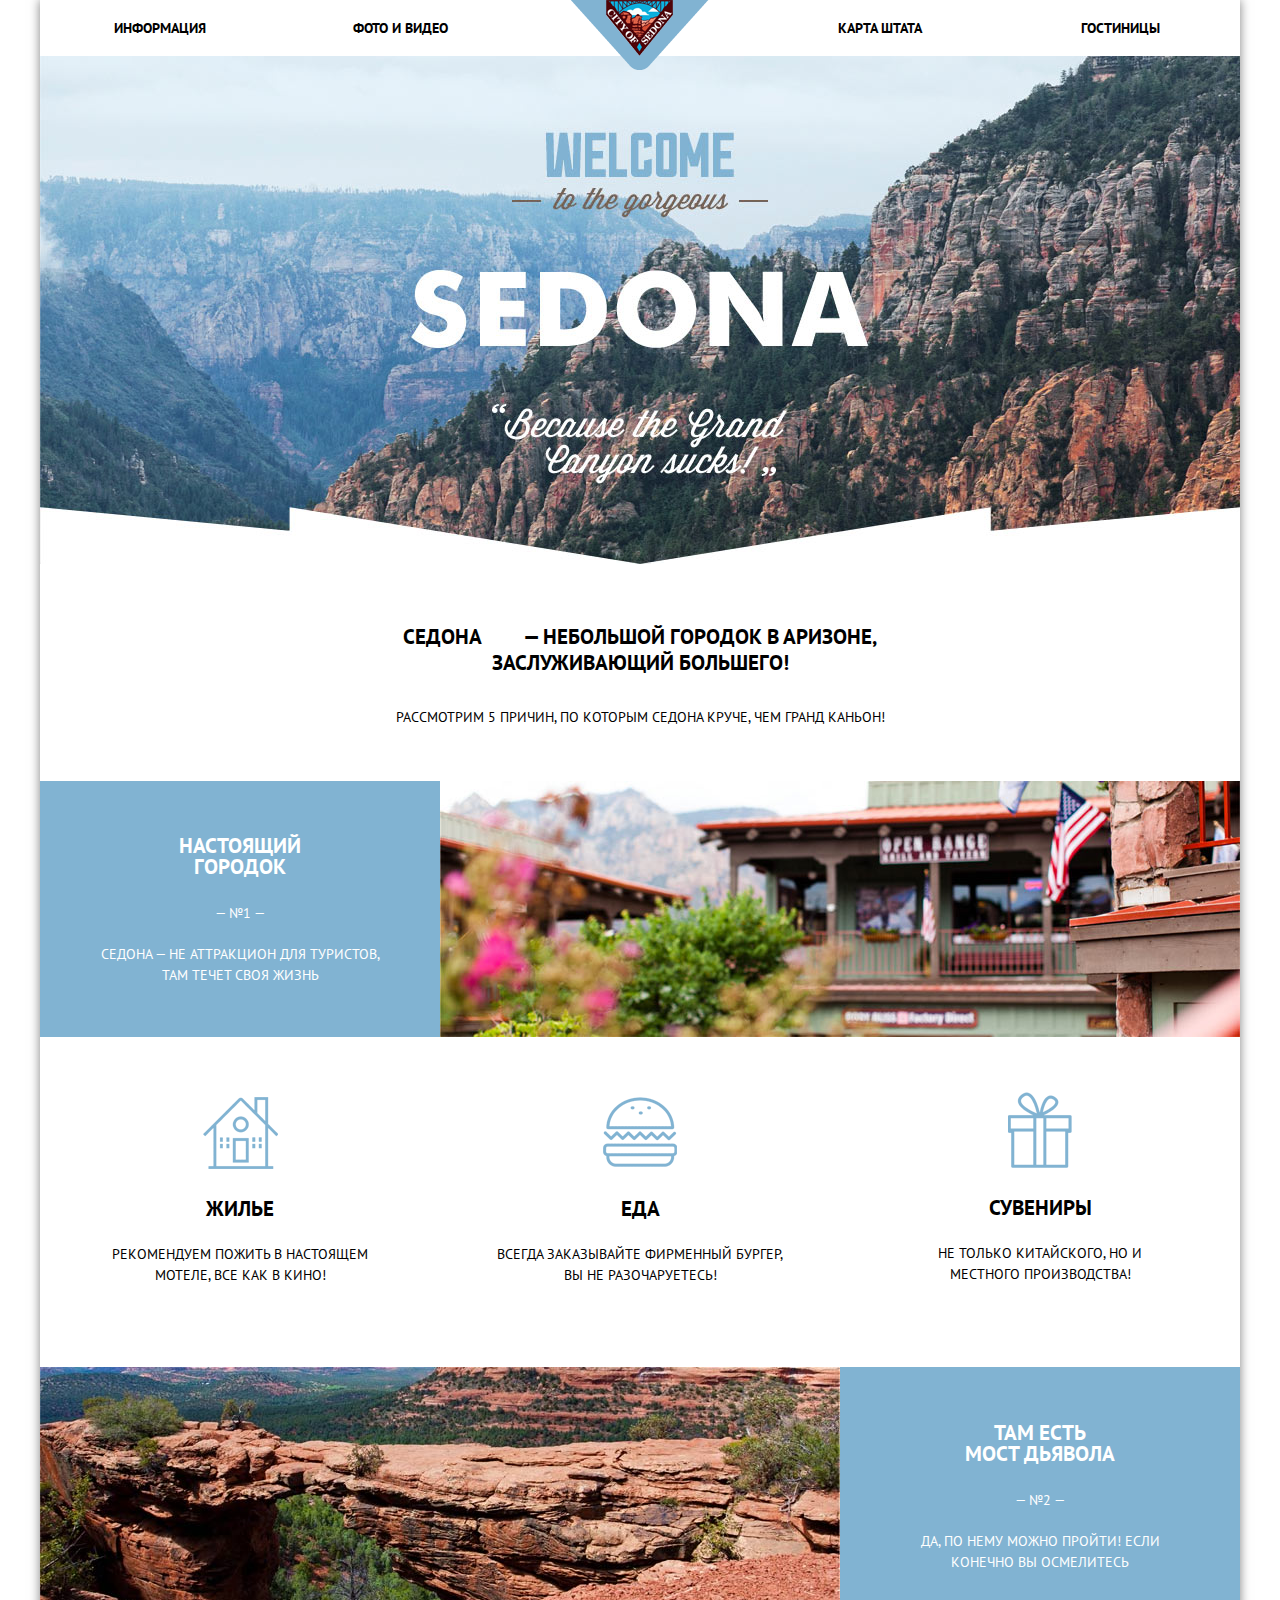
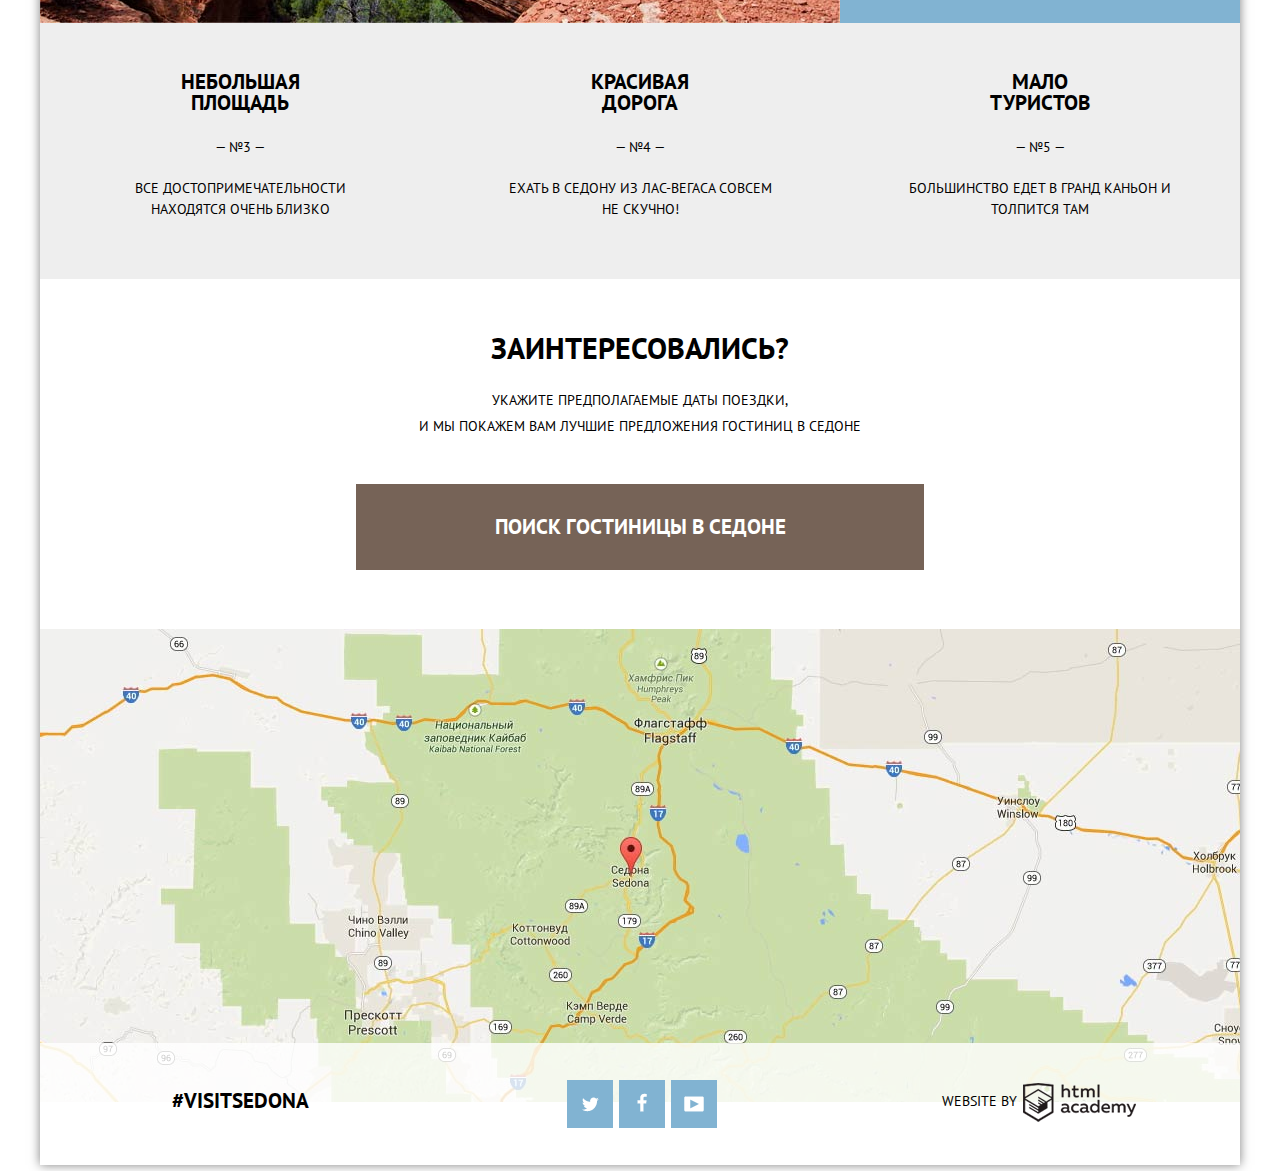
<file: index.html>
<!DOCTYPE html>
<html lang="ru">

<head>
    <link href="https://fonts.googleapis.com/css?family=PT+Sans:400,700&subset=cyrillic,cyrillic-ext" rel="stylesheet">
    <link href="css/normalize.css" rel="stylesheet">
    <link href="css/style.min.css" rel="stylesheet">
    <meta charset="utf-8">
    <title>СЕДОНА-НЕБОЛЬШОЙ ГОРОДОК В АРИЗОНЕ, ЗАСЛУЖИВАЮЩИЙ БОЛЬШЕГО!»</title>
</head>

<body>
    <div class="wrapper">
        <header class="main-header">
            <nav class="header-navigation">
                <ul class="clearfix">
                    <li><a href="#">ИНФОРМАЦИЯ</a></li>
                    <li><a href="#">ФОТО И ВИДЕО</a></li>
                    <li>
                        <a href="#"><img src="img/logo.png" alt="лого" width="138" height="70"></a>
                    </li>
                    <li><a href="catalog.html">ГОСТИНИЦЫ</a></li>
                    <li><a href="#">КАРТА ШТАТА</a></li>
                </ul>
            </nav>

        </header>
        <main class="main">
            <div class="velcome-to-sedona">
                <img src="img/main.jpg" width="1200" height="508" alt="добро пожаловать">
            </div>
            <div class="reasons5">
                <h2><span>СЕДОНА 	— НЕБОЛЬШОЙ</span> ГОРОДОК В АРИЗОНЕ,<br>
                  ЗАСЛУЖИВАЮЩИЙ БОЛЬШЕГО!</h2>
                <p>РАССМОТРИМ 5 ПРИЧИН, ПО КОТОРЫМ СЕДОНА КРУЧЕ, ЧЕМ ГРАНД КАНЬОН!</p>
            </div>
            <div class="reason1 clearfix">
                <div class="reason1-1">
                    <h2>НАСТОЯЩИЙ<br>
                      ГОРОДОК</h2>
                    <p> — №1 —</p>
                    <p>СЕДОНА — НЕ АТТРАКЦИОН ДЛЯ ТУРИСТОВ,
                        <br> ТАМ ТЕЧЕТ СВОЯ ЖИЗНЬ</p>
                </div>
                <div class="reason1-2">
                    <img src="img/1-2.jpg" width="800" height="256" alt="настоящий городок">
                </div>
            </div>
            <div class="reasons1-3 clearfix">
                <div class="reason1-3">
                    <img src="img/1-3.png" alt="жилье">
                    <h2>ЖИЛЬЕ</h2>
                    <p>РЕКОМЕНДУЕМ ПОЖИТЬ В НАСТОЯЩЕМ МОТЕЛЕ, ВСЕ КАК В КИНО!</p>
                </div>
                <div class="reason1-4">
                    <img src="img/1-4.png" alt="еда">
                    <h2>ЕДА</h2>
                    <p>ВСЕГДА ЗАКАЗЫВАЙТЕ ФИРМЕННЫЙ БУРГЕР,
                        <br> ВЫ НЕ РАЗОЧАРУЕТЕСЬ!</p>
                </div>
                <div class="reason1-5">
                    <img src="img/1-5.png" alt="сувениры">
                    <h2>СУВЕНИРЫ</h2>
                    <p>НЕ ТОЛЬКО КИТАЙСКОГО, НО И МЕСТНОГО ПРОИЗВОДСТВА!
                    </p>
                </div>
            </div>
            <div class="reason2 clearfix">
                <div class="reason2-1">
                    <img src="img/2-1.jpg" width="800" height="256" alt="мост дьявола">
                </div>
                <div class="reason2-2">
                    <h2>ТАМ ЕСТЬ<br>
                      МОСТ ДЬЯВОЛА</h2>
                    <p>— №2 —</p>
                    <p>ДА, ПО НЕМУ МОЖНО ПРОЙТИ! ЕСЛИ КОНЕЧНО ВЫ ОСМЕЛИТЕСЬ</p>
                </div>
            </div>
            <div class="reason3-4-5 clearfix">
                <div class="reason3">
                    <h2>НЕБОЛЬШАЯ <br>ПЛОЩАДЬ</h2>
                    <p>— №3 —</p>
                    <p>ВСЕ ДОСТОПРИМЕЧАТЕЛЬНОСТИ НАХОДЯТСЯ ОЧЕНЬ БЛИЗКО</p>
                </div>
                <div class="reason4">
                    <h2>КРАСИВАЯ<br>ДОРОГА</h2>
                    <p>— №4 —</p>
                    <p> ЕХАТЬ В СЕДОНУ ИЗ ЛАС-ВЕГАСА СОВСЕМ НЕ СКУЧНО!</p>
                </div>
                <div class="reason5">
                    <h2>МАЛО<br>ТУРИСТОВ</h2>
                    <p>— №5 —</p>
                    <p>БОЛЬШИНСТВО ЕДЕТ В ГРАНД КАНЬОН И ТОЛПИТСЯ ТАМ</p>
                </div>
            </div>
            <div class="interesting">
                <h1>ЗАИНТЕРЕСОВАЛИСЬ?</h1>
                <p>УКАЖИТЕ ПРЕДПОЛАГАЕМЫЕ ДАТЫ ПОЕЗДКИ,
                    <br> И МЫ ПОКАЖЕМ ВАМ ЛУЧШИЕ ПРЕДЛОЖЕНИЯ ГОСТИНИЦ В СЕДОНЕ</p>
                <div>
                    <ul class="main-ul">
                        <li>
                            <div class="search-header">
                                <a class="button">ПОИСК ГОСТИНИЦЫ В СЕДОНЕ</a>
                            </div>
                            <ul class="search-ul">
                                <li class="search">
                                    <form class="search">

                                        <div class="Arrival-Information">
                                            <div Class="Arrival-Date clearfix">
                                                <label for="Arrival-Date">ДАТА ЗАЕЗДА:</label>
                                                <input class="date" id="Arrival-Date" type="text" value="24 АПРЕЛЯ 2016">
                                                <div class="calendar1"></div>
                                            </div>
                                            <div class="Date-Of-Departure clearfix">
                                                <label for="Date-Of-Departure">ДАТА ВЫЕЗДА:</label>
                                                <input class="date" id="Date-Of-Departure" type="text" value="4 ИЮЛЯ 2016">
                                                <div class="calendar2"></div>
                                            </div>
                                            <div class="grown-class">
                                                <label for="grown">ВЗРОСЛЫЕ:</label>
                                                <div class="grown-minus"><span></span></div>
                                                <input id="grown" class="people-number-grown" type="text" pattern="[0-9]*" value="2">
                                                <div class="grown-plus"><span></span></div>
                                            </div>
                                            <div class="child-class">
                                                <label for="child">ДЕТИ:</label>
                                                <div class="child-minus"><span></span></div>
                                                <input id="child" class="people-number-child" type="text" pattern="[0-9]*" value="0">
                                                <div class="child-plus"><span></span></div>
                                            </div>
                                        </div>
                                        <div class="search-btn">
                                            <input type="submit" value="НАЙТИ">
                                        </div>
                                    </form>
                                </li>
                            </ul>
                        </li>
                    </ul>
                </div>
            </div>
            <div class="map-main">
                <iframe src="https://www.google.com/maps/embed?pb=!1m18!1m12!1m3!1d52385.18052164407!2d-111.8302437357105!3d34.85437335642629!2m3!1f0!2f0!3f0!3m2!1i1024!2i768!4f13.1!3m3!1m2!1s0x872da132f942b00d%3A0x5548c523fa6c8efd!2sSedona%2C+Arizona+86336%2C+Stati+Uniti!5e0!3m2!1sit!2sfr!4v1462890121921" width="1200" height="593" style="border:0" allowfullscreen></iframe>
            </div>
        </main>
        <footer class="main-footer">
            <div class="container-footer clearfix">
                <div class="hashtag">
                    <h2>#VISITSEDONA</h2>
                </div>
                <div class="social">
                    <a class="social-btn social-btn-Twitter" href="#">Twitter</a>
                    <a class="social-btn social-btn-fb" href="#">Фейсбук</a>
                    <a class="social-btn social-btn-youtube" href="#">Youtube</a>
                </div>
                <div class="HTML-ACADEMY">
                    <span>WEBSITE BY</span>
                    <a class="btn" href="https://htmlacademy.ru"></a>
                </div>
            </div>
        </footer>
    </div>
    <script src="js/main.min.js"></script>
</body>

</html>
</file>
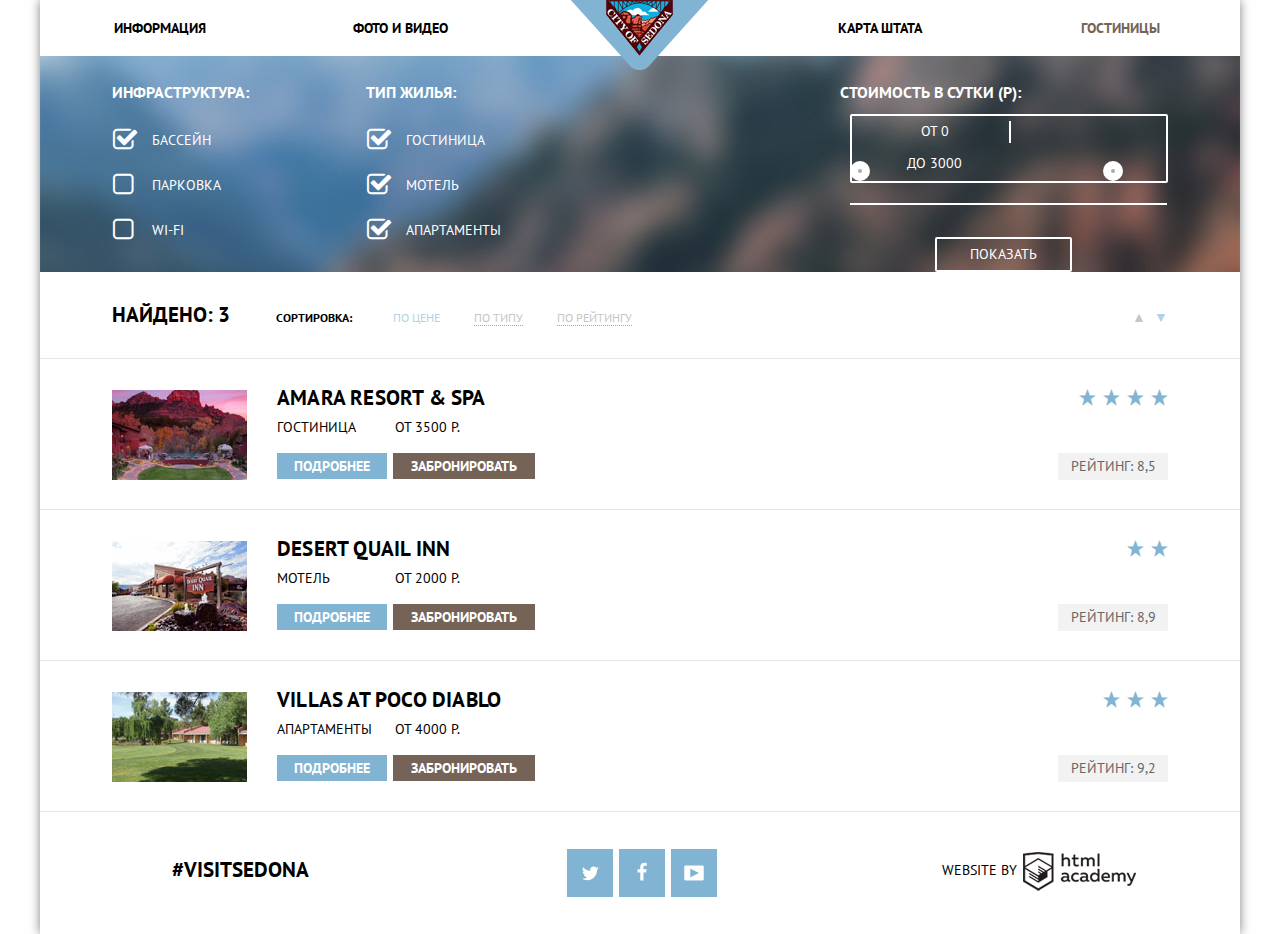
<file: catalog.html>
<!DOCTYPE html>
<html lang="ru">

<head>
    <link href="https://fonts.googleapis.com/css?family=PT+Sans:400,700&subset=cyrillic,cyrillic-ext" rel="stylesheet">
    <link href="css/normalize.css" rel="stylesheet">
    <link href="css/style.min.css" rel="stylesheet">
    <meta charset="utf-8">
    <title>Поиск отелей Седона</title>
</head>

<body>
    <header class="main-header">
        <nav class="header-navigation clearfix">
            <ul>
                <li><a href="#">ИНФОРМАЦИЯ</a></li>
                <li><a href="#">ФОТО И ВИДЕО</a></li>
                <li>
                    <a href="index.html" class="logo"><img src="img/logo.png" alt="лого" width="138" height="70"></a>
                </li>
                <li><a href="#" class="active-menu">ГОСТИНИЦЫ</a></li>
                <li><a href="#">КАРТА ШТАТА</a></li>
            </ul>
        </nav>

    </header>
    <main class="main-item">
        <form class="filter clearfix">
            <div class="checkbox1">
                <span>ИНФРАСТРУКТУРА:</span>
                <ul>
                    <li>
                        <input class="checkbox" id="pool-checkbox" type="checkbox" checked>
                        <label for="pool-checkbox">БАССЕЙН</label>
                    </li>
                    <li>
                        <input class="checkbox" id="parking-checkbox" type="checkbox">
                        <label for="parking-checkbox">ПАРКОВКА</label>
                    </li>
                    <li>
                        <input class="checkbox" id="WI-FI-checkbox" type="checkbox">
                        <label for="WI-FI-checkbox">WI-FI</label>
                    </li>
                </ul>
            </div>
            <div class="checkbox2">
                <span>ТИП ЖИЛЬЯ:</span>
                <ul>
                    <li>
                        <input class="checkbox" id="hotel-checkbox" type="checkbox" checked>
                        <label for="hotel-checkbox">ГОСТИНИЦА</label>
                    </li>
                    <li>
                        <input class="checkbox" id="motel-checkbox" type="checkbox" checked>
                        <label for="motel-checkbox">МОТЕЛЬ</label>
                    </li>
                    <li>
                        <input class="checkbox" id="appartaments-checkbox" type="checkbox" checked>
                        <label for="appartaments-checkbox">АПАРТАМЕНТЫ</label>
                    </li>
                </ul>
            </div>
            <div class="price-btn">
                <span>СТОИМОСТЬ В СУТКИ (Р):</span>
                <br>
                <div class="from-end3000">
                    <input class="from" type="text" value="ОТ 0">
                    <input class="end3000" type="text" value="ДО 3000">
                </div>
                <div class="line"></div>
                <div class="price-range">
                    <div class="range-slide1"></div>
                    <div class="range-line"></div>
                    <div class="range-slide2"></div>
                </div>
                <input type="submit" value="ПОКАЗАТЬ">
            </div>
        </form>
        <div class="filter2 clearfix">
            <span class="found">НАЙДЕНО: 3 </span>
            <ul>
                <li>
                    <p class="sort">СОРТИРОВКА:</p>
                </li>
                <li><a class="active" href="#">ПО ЦЕНЕ</a></li>
                <li><a href="#">ПО ТИПУ</a></li>
                <li><a href="#">ПО РЕЙТИНГУ</a></li>
            </ul>
            <div class="arrow"><a class="arrow-up">▲</a><a class="arrow-down active">▼</a></div>
        </div>
        <div class="result">
            <div class="amara clearfix">
                <img src="img/ar&s.jpg" alt="AMARA RESORT & SPA">
                <a href="#" class="name-hotel"><h2>AMARA RESORT & SPA</h2></a>
                <br>
                <div class="type-catalog">ГОСТИНИЦА</div>
                <div class="from-catalog">ОТ 3500 Р.</div>
                <br>
                <a class="more-btn" href="#">ПОДРОБНЕЕ</a>
                <a class="reserv-btn" href="#">ЗАБРОНИРОВАТЬ</a>
                <div class="stars"><i class="icon-star"></i><i class="icon-star"></i><i class="icon-star"></i><i class="icon-star"></i></div>
                <div class="hotel-rating">РЕЙТИНГ: 8,5</div>
            </div>
            <div class="DESERT">
                <img src="img/dqi.jpg" alt="DESERT QUAIL INN">
                <a href="#" class="name-hotel"><h2>DESERT QUAIL INN</h2></a>
                <br>
                <div class="type-catalog">МОТЕЛЬ</div>
                <div class="from-catalog">ОТ 2000 Р.</div>
                <br>
                <a class="more-btn" href="#">ПОДРОБНЕЕ</a>
                <a class="reserv-btn" href="#">ЗАБРОНИРОВАТЬ</a>
                <div class="stars"><i class="icon-star"></i><i class="icon-star"></i></div>
                <div class="hotel-rating">РЕЙТИНГ: 8,9</div>
            </div>
            <div class="VILLAS">
                <img src="img/vapd.jpg" alt="VILLAS AT POCO DIABLO">
                <a href="#" class="name-hotel"><h2>VILLAS AT POCO DIABLO</h2></a>
                <br>
                <div class="type-catalog">АПАРТАМЕНТЫ</div>
                <div class="from-catalog">ОТ 4000 Р.</div>
                <br>
                <a class="more-btn" href="#">ПОДРОБНЕЕ</a>
                <a class="reserv-btn" href="#">ЗАБРОНИРОВАТЬ</a>
                <div class="stars"><i class="icon-star"></i><i class="icon-star"></i><i class="icon-star"></i></div>
                <div class="hotel-rating">РЕЙТИНГ: 9,2</div>
            </div>
        </div>
    </main>
    <footer class="main-footer">
        <div class="container-footer clearfix">
            <div class="hashtag">
                <h2>#VISITSEDONA</h2>
            </div>
            <div class="social">
                <a class="social-btn social-btn-Twitter" href="#">Twitter</a>
                <a class="social-btn social-btn-fb" href="#">Фейсбук</a>
                <a class="social-btn social-btn-youtube" href="#">Youtube</a>
            </div>
            <div class="HTML-ACADEMY">
                <span>WEBSITE BY</span>
                <a class="btn" href="https://htmlacademy.ru"></a>
            </div>
        </div>
    </footer>
    <script src="js/main.min.js"></script>
</body>

</html>
</file>
<file: css/style.min.css>
body{font-family:'PT Sans',sans-serif,Arial;font-size:12px;line-height:26px;color:#000;font-weight:700;width:1200px;margin:0 auto;box-shadow:0 0 10px rgba(0,0,0,0.5)}h2{font-size:21px}p{font-size:14px}h1{font-size:30px}p{font-weight:400}.search-header{color:#fff}.search-btn{color:#fff}.main-header{background:#fff}.header-navigation{padding:1px;background:#fff;width:1200px;min-height:56px;border:none}.velcome-to-sedona{width:1200px;height:508px}.reasons5 h2{margin-top:0;margin-bottom:10px}.reasons5{padding-top:60px;background:#fff;width:1200px;min-height:156px;text-align:center;padding-bottom:1px}.reasons5 p{padding-top:14px;font-weight:400}.reason1{width:1200px;min-height:256px}.reason1-1{margin-right:0;background:#81b3d2;width:300px;height:152px;float:left;color:#fff;text-align:center;padding:52px 50px;font-weight:400;line-height:21px}.reason1-1 h2{margin-top:2px;margin-bottom:26px}.reason1-1 p{margin-bottom:20px}.reasons5 span{white-space:pre;font-size:21px;font-weight:700}.reason1-2{width:800px;height:256px;float:right}.reasons1-3{width:1200px;min-height:330px;line-height:21px}.reason1-3{height:210px;width:256px;float:left;background:#fff;text-align:center;padding:60px 72px}.reason1-3 h2{margin-top:23px}.reason1-3 p{margin-top:25px}.reason1-4{height:210px;width:290px;float:left;background:#fff;text-align:center;padding:60px 55px;line-height:21px}.reason1-4 h2{margin-top:25px}.reason1-4 p{margin-top:25px}.reason1-5{height:220px;width:276px;float:right;background:#fff;text-align:center;padding:55px 62px;line-height:21px}.reason1-5 h2{margin-top:23px}.reason1-5 p{margin-top:25px}.reason2{width:1200px;height:256px}.reason2-1{width:800px;height:256px;float:left}.reason2-2{background:#81b3d2;float:left;color:#fff;text-align:center;font-weight:400;width:304px;height:146px;float:right;padding:55px 48px;line-height:21px}.reason2-2 h2{margin-top:0;margin-bottom:26px}.reason2-2 p{margin-bottom:20px}.reason3-4-5{width:1200px;height:256px}.reason3-4-5 h2{margin-top:0}.reason3{text-align:center;font-weight:400;background:#eee;width:256px;height:160px;float:left;padding:48px 72px;line-height:21px}.reason3 h2{margin-bottom:24px}.reason3 p{margin-bottom:20px}.reason4{text-align:center;font-weight:400;background:#eee;width:264px;height:160px;float:left;padding:48px 68px;line-height:21px}.reason4 h2{margin-bottom:24px}.reason4 p{margin-bottom:20px}.reason5{text-align:center;font-weight:400;background:#eee;width:264px;height:160px;float:left;padding:48px 68px;line-height:21px}.reason5 h2{margin-bottom:24px}.reason5 p{margin-bottom:20px}.interesting{text-align:center;font-weight:400;padding:1px;height:178px;width:1200px;background:#fff;padding:56px 0}.interesting h1{margin-top:0;margin-bottom:26px}.map-main{width:1200px;height:593px;margin-bottom:-119px;z-index:1;background:url(../img/map.jpg) no-repeat 50% 50%}.search li{width:458px;height:285px}ul .search-ul{position:absolute;font-size:0;height:285px;width:458px;background:#fff;padding:55px;z-index:10;display:none;list-style:none;box-shadow:0 2px 5px 0 rgba(0,0,0,0.3)}.hidden-block{position:absolute;font-size:0;height:285px;width:458px;background:#fff;padding:55px;z-index:10;display:none;list-style:none;box-shadow:0 2px 5px 0 rgba(0,0,0,0.3);display:block}.Arrival-Date input[type="text"],.Date-Of-Departure input[type="text"]{border:2px solid #f2f2f2;width:289px;height:14px;background:#f2f2f2;padding:10px 12px;padding-right:40px;margin-bottom:29px;font-size:14px;line-height:26px;color:#000;font:'PT Sans';font-weight:700;float:right}.Arrival-Date label{font-size:14px;line-height:26px;color:#000;font:'PT Sans';font-weight:700;display:inline-block;float:left;padding-top:7px}.Date-Of-Departure label{font-size:14px;line-height:26px;color:#000;font:'PT Sans';font-weight:700;display:inline-block;float:left;padding-top:7px}.Arrival-Date input[type="text"]:hover,.Date-Of-Departure input[type="text"]:hover{background-color:#ebebeb;border:2px solid #ebebeb;width:289px;height:14px}.Arrival-Date input[type="text"]:focus,.Date-Of-Departure input[type="text"]:focus{background-color:#fff;border:2px solid #e5e5e5;width:289px;height:14px;outline:none}.calendar1{height:21px;width:22px;position:absolute;top:62px;right:65px}.calendar2{height:21px;width:22px;position:absolute;top:128px;right:65px}.calendar1:before,.calendar2:before{content:"\e800";font-weight:400;font-style:normal;font-family:"symbols-sedona";font-size:21px;color:#c2c2c2}.Arrival-Date input[type="text"]:hover + .calendar1:before,.Date-Of-Departure input[type="text"]:hover + .calendar2:before{content:"\e800";font-weight:400;font-style:normal;font-family:"symbols-sedona";font-size:21px;color:#000}.Arrival-Date input[type="text"]:focus + .calendar1:before,.Date-Of-Departure input[type="text"]:focus + .calendar2:before{content:"\e800";font-weight:400;font-style:normal;font-family:"symbols-sedona";font-size:21px;color:#b3d1e4}.main-ul{position:relative;top:31px;left:316px;margin:0;width:568px;height:481px;padding:0;list-style:none;outline:none;z-index:15}.button{outline:none}.search-header{padding-top:30px;cursor:pointer;background:#766357;width:568px;height:56px;text-align:center;outline:none;color:#fff;font-size:21px;line-height:26px;color:#fff;font:'PT Sans';font-weight:700;border:none}.search-header{outline:none}ul{margin-left:0}.search-header h2{margin-top:33px}.people-number-grown{text-align:center;display:inline-block;width:38px;height:36px;background:#f2f2f2;border:none;outline:none;vertical-align:top;color:#000;font-size:14px;line-height:21px;font-weight:700}.child-plus>span:before{content:"\e801";left:488px;bottom:173px;position:absolute;font-weight:400;font-style:normal;font-family:"symbols-sedona";font-size:14px;color:#a9a9a9}.child-plus:hover span:before{content:"\e801";left:488px;bottom:173px;position:absolute;font-weight:400;font-style:normal;font-family:"symbols-sedona";font-size:14px;color:#000}.child-plus:active span:before{content:"\e801";left:488px;bottom:173px;position:absolute;font-weight:400;font-style:normal;font-family:"symbols-sedona";font-size:14px;color:#81b3d2}.child-minus>span:before{content:"\e802";left:414px;bottom:173px;position:absolute;font-weight:400;font-style:normal;font-family:"symbols-sedona";font-size:14px;color:#a9a9a9}.child-minus:hover span:before{content:"\e802";left:414px;bottom:173px;position:absolute;font-weight:400;font-style:normal;font-family:"symbols-sedona";font-size:14px;color:#000}.child-minus:active span:before{content:"\e802";left:414px;bottom:173px;position:absolute;font-weight:400;font-style:normal;font-family:"symbols-sedona";font-size:14px;color:#81b3d2}.grown-plus>span:before{content:"\e801";left:258px;bottom:173px;position:absolute;font-weight:400;font-style:normal;font-family:"symbols-sedona";font-size:14px;color:#a9a9a9}.grown-plus:hover span:before{content:"\e801";left:258px;bottom:173px;position:absolute;font-weight:400;font-style:normal;font-family:"symbols-sedona";font-size:14px;color:#000}.grown-plus:active span:before{content:"\e801";left:258px;bottom:173px;position:absolute;font-weight:400;font-style:normal;font-family:"symbols-sedona";font-size:14px;color:#81b3d2}.grown-minus>span:before{content:"\e802";left:184px;bottom:173px;position:absolute;font-weight:400;font-style:normal;font-family:"symbols-sedona";font-size:14px;color:#a9a9a9}.grown-minus:hover span:before{content:"\e802";left:184px;bottom:173px;position:absolute;font-weight:400;font-style:normal;font-family:"symbols-sedona";font-size:14px;color:#000}.grown-minus:active span:before{content:"\e802";left:184px;bottom:173px;position:absolute;font-weight:400;font-style:normal;font-family:"symbols-sedona";font-size:14px;color:#81b3d2}.grown-plus{vertical-align:top;display:inline-block;width:38px;height:38px;background:#f2f2f2;border:none}.grown-minus{vertical-align:top;display:inline-block;width:38px;height:38px;background:#f2f2f2;border:none}.grown-class{vertical-align:top;float:left}.child-plus{vertical-align:top;display:inline-block;width:38px;height:38px;background:#f2f2f2;border:none}.child-minus{vertical-align:top;display:inline-block;width:38px;height:38px;background:#f2f2f2;border:none}.child-class{vertical-align:top;float:right}.people-number-child{text-align:center;display:inline-block;width:38px;height:36px;background:#f2f2f2;border:none;outline:none;vertical-align:top;color:#000;font-size:14px;line-height:21px;font-weight:700}.child-class label{font-size:14px;line-height:26px;color:#000;font:'PT Sans';font-weight:700;display:inline-block;margin-right:25px;line-height:38px}.grown-class label{font-size:14px;line-height:26px;color:#000;font:'PT Sans';font-weight:700;display:inline-block;margin-right:42px;line-height:38px}.search-btn input[type="submit"]{display:inline-block;width:458px;background:#81b3d2;border:none;height:58px;color:#fff;font-size:21px;font-weight:700;margin-top:54px;outline:none}.search-btn input[type="submit"]:hover{background:#669ec0}.search-btn input[type="submit"]:active{background:#5496bd}.main-footer{height:48px;width:968px;z-index:2;position:relative;background-color:rgba(255,255,255,0.8);padding:37px 102px 37px 130px}.hashtag h2{margin-top:8px;margin-left:2px}.hashtag{display:block;min-width:137px;height:48px;vertical-align:top;float:left}.social{display:block;min-width:154px;height:48px;vertical-align:top;float:left;margin-left:258px;text-decoration:none}.social-btn-Twitter{font-size:0;display:block;float:left;width:46px;height:48px;margin-right:6px;background:#81b3d2 url(../img/t.png) no-repeat 50% 50%}.social-btn-Twitter:hover{background-color:#669ec0}.social-btn-Twitter:active{background-color:#5496bd;background-image:url(../img/active-t.png)}.social-btn-fb{font-size:0;display:block;float:left;width:46px;height:48px;margin-right:6px;background:#81b3d2 url(../img/f.png) no-repeat 50% 45%}.social-btn-fb:hover{background-color:#669ec0}.social-btn-fb:active{background-color:#5496bd;background-image:url(../img/active-f.png)}.social-btn-youtube{font-size:0;display:block;float:left;width:46px;height:48px;background:#81b3d2 url(../img/u.png) no-repeat 50% 50%}.social-btn-youtube:hover{background-color:#669ec0}.social-btn-youtube:active{background-color:#5496bd;background-image:url(../img/active-u.png)}.HTML-ACADEMY{display:inline-block;width:196px;height:39px;vertical-align:top;float:right;font-size:14px;font-weight:400}.HTML-ACADEMY a{display:inline-block;width:113px;height:39px;float:right;background-image:url(../img/sprite.png);margin-top:3px;margin-right:2px}.HTML-ACADEMY span{display:inline-block;font-size:14px;font-weight:400;margin-top:8px}.HTML-ACADEMY a:hover{background-image:url(../img/sprite.png);background-position:0 -39px}.HTML-ACADEMY a:active{background-image:url(../img/sprite.png);background-position:0 39px}span{font-size:16px;font-weight:700}.filter{padding-top:23px;padding-bottom:30px;width:1200px;height:163px;background:blue url(../img/filter-background.jpg) no-repeat 50% 50%}.checkbox1 span,.checkbox2 span{color:#fff}.checkbox1{list-style:none;width:240px;height:159px;margin-left:72px;display:block;float:left}.checkbox1 li,.checkbox2 li{margin-bottom:18px}.checkbox1 ul,.checkbox2 ul{margin-top:20px;list-style-type:none}.checkbox2{margin-left:14px;display:block;width:287px;height:159px;float:left}.checkbox1 label,.checkbox2 label{font-size:14px;font-weight:400;cursor:pointer;color:#fff}.checkbox:not(checked){position:absolute;opacity:0}.checkbox:not(checked) + label{position:relative}.checkbox:not(checked) + label::before{content:'\2610';left:-39px;position:absolute;font-weight:400;font-style:normal;font-family:"symbols-sedona";font-size:26px;color:#fff}.checkbox:checked + label::before{content:'\2611';position:absolute;left:-39px;font-weight:400;font-style:normal;font-family:"symbols-sedona"}.checkbox:active + label:before{color:#6a6a6a}.checkbox:active + label{color:#6a6a6a}.price-btn{position:relative;width:328px;height:159px;display:block;float:right;margin-right:72px;color:#fff}.line{position:absolute;width:2px;height:22px;background:#fff;top:42px;right:157px}.from-end3000{border:2px solid #fff;border-radius:2px;width:314px;font-size:0;margin-left:10px;margin-top:7px}.price-btn input[type="text"]{display:inline-block;max-height:width:157px;height:27px;text-align:center;border:none;background:rgba(255,255,255,0);outline:none;color:#fff;font-size:14px;font-weight:400;line-height:21px;text-align:center}.price-range .range-line{background:#fff;margin-top:20px;height:2px;width:317px;margin-left:10px}.range-slide1{height:4px;width:4px;background:#ababab;border-radius:20px;border:8px solid #fff;position:absolute;top:82px;cursor:pointer;left:10px}.range-slide2{height:4px;width:4px;background:#ababab;border-radius:20px;border:8px solid #fff;position:absolute;top:82px;right:45px;cursor:pointer}.range-slide1:hover,.range-slide2:hover{background:#7191af}.price-btn input[type="submit"]{margin-left:95px;margin-bottom:33px;margin-top:32px;display:inline-block;width:137px;height:35px;border:2px solid #fff;background:rgba(255,255,255,0);outline:none;cursor:pointer;font-size:14px;line-height:21px;font-weight:400}.price-btn input{border-radius:2px;color:#fff}.price-btn input[type="submit"]:hover{color:#000;background:#fff}.filter2 ul{margin-top:0}.filter2 a{line-height:18px;font-weight:400}.filter2{width:1200px;height:86px;background:#fff;position:relative}.found{display:block;font-size:21px;margin-left:72px;float:left;margin-top:30px;margin-right:15px}.sort{line-height:18px;font-size:12px;font-weight:700;margin-top:37px;margin-right:7px;margin-bottom:0}.filter2 li{list-style-type:none;margin-left:31px;display:inline-block}.filter2 .active{text-decoration:none;color:#b3d1e4;border:none}.filter2 a{color:#c6c6c6;text-decoration:none;border-bottom:1px dotted #81b3d2}.filter2 a:hover{color:#a3c7de;text-decoration:none;border-bottom:1px dotted #a3c7de}.filter2 a:active{color:#000;text-decoration:none}.arrow a{cursor:pointer;font-size:14px;line-height:21px;text-decoration:none;border:0 solid #fff;position:absolute;left:1092px;top:35px}.arrow-down{margin-left:22px}.arrow a:hover{color:#000;text-decoration:none;border:0 solid #fff}.arrow a:active{color:#81b3d2;text-decoration:none;border:0 solid #fff}.arrow .active a{color:#81b3d2;text-decoration:none;border:0 solid #fff}.result{width:1200px;height:454px}.result .amara{display:block;padding:29px 72px;padding-top:26px;background:#fff;width:1056px;height:95px;border-top:1px solid #e5e5e5;border-bottom:1px solid #e5e5e5}.result .amara img{width:135px;height:90px;float:left;margin-right:30px;margin-top:5px}.result h2{margin:0;letter-spacing:.2px}.result h2:hover{color:#81b3d2}.result h2:active{color:#b2b2b2}.result a{text-decoration:none;text-align:center;color:#fff;font:'PT Sans';font-weight:700;font-size:14px}.name-hotel h2{color:#000;text-align:left;display:inline-block}.more-btn{margin-top:12px;display:inline-block;background:#81b3d2;width:110px}.more-btn:hover{background:#669ec0}.more-btn:active{background:#5496bd;color:rgba(255,255,255,0.5)}.reserv-btn{display:inline-block;background:#766357;width:142px;margin-left:3px}.reserv-btn:hover{background:#604e43}.reserv-btn:active{background:#503e33;color:rgba(255,255,255,0.5)}.type-catalog{width:110px;margin-right:5px;display:inline-block;font-weight:400;font-size:14px}.from-catalog{display:inline-block;font-weight:400;font-size:14px}.DESERT{display:block;padding:29px 72px;padding-top:26px;background:#fff;width:1056px;height:95px;border-top:0 solid #e5e5e5;border-bottom:1px solid #e5e5e5}.result .DESERT img{width:135px;height:90px;float:left;margin-right:30px;margin-top:5px}.VILLAS{display:block;padding:29px 72px;padding-top:26px;background:#fff;width:1056px;height:95px;border-top:0 solid #e5e5e5;border-bottom:1px solid #e5e5e5}.result .VILLAS img{width:135px;height:90px;float:left;margin-right:30px;margin-top:5px}.stars{font-size:21px;width:110px;height:27px;float:right;position:relative;top:-57px;right:-7px;color:#82b4d3;text-align:right}.hotel-rating{background:#f2f2f2;width:110px;height:27px;float:right;position:relative;bottom:-12px;left:110px;color:#666;text-align:center;font-size:14px;font-weight:400}.header-navigation{padding:0}.header-navigation a{font-size:14px;display:inline;text-decoration:none;color:#000}.header-navigation li{list-style-type:none;display:block}.header-navigation ul{position:relative;padding:0;margin:0}.header-navigation li{width:20%;display:inline-block;text-align:center;padding-top:15px}.header-navigation li:nth-child(1){float:left}.header-navigation li:nth-child(2){float:left}.header-navigation li:nth-child(3){position:absolute;padding-top:0}.header-navigation li:nth-child(4){float:right}.header-navigation li:nth-child(5){float:right}.header-navigation li a:hover{color:#81b3d2}.header-navigation li a:active{color:#b2b2b2}.header-navigation li .active-menu{color:#766357}.header-navigation li .active-menu:hover{color:#75665c}.header-navigation li .active-menu:active{color:#dbd6d3}@font-face{font-family:"symbols-sedona";src:url(../fonts/symbols-sedona.woff);font-weight:400;font-style:normal}.clearfix::after{content:"";display:block;clear:both}@keyframes move{0%{top:-500px}50%{top:250px}80%{top:120px}100%{top:85px}}@keyframes rotate{0%{transform:rotate(360deg)}}.hidden-block{animation-name:rotate,move;animation-duration:0.75s,.75s}.icon-star::before{content:"\2605";font-weight:400;font-style:normal;font-family:"symbols-sedona";font-size:21px;color:#82b4d3;font-size:19px;margin-right:7px}
</file>
